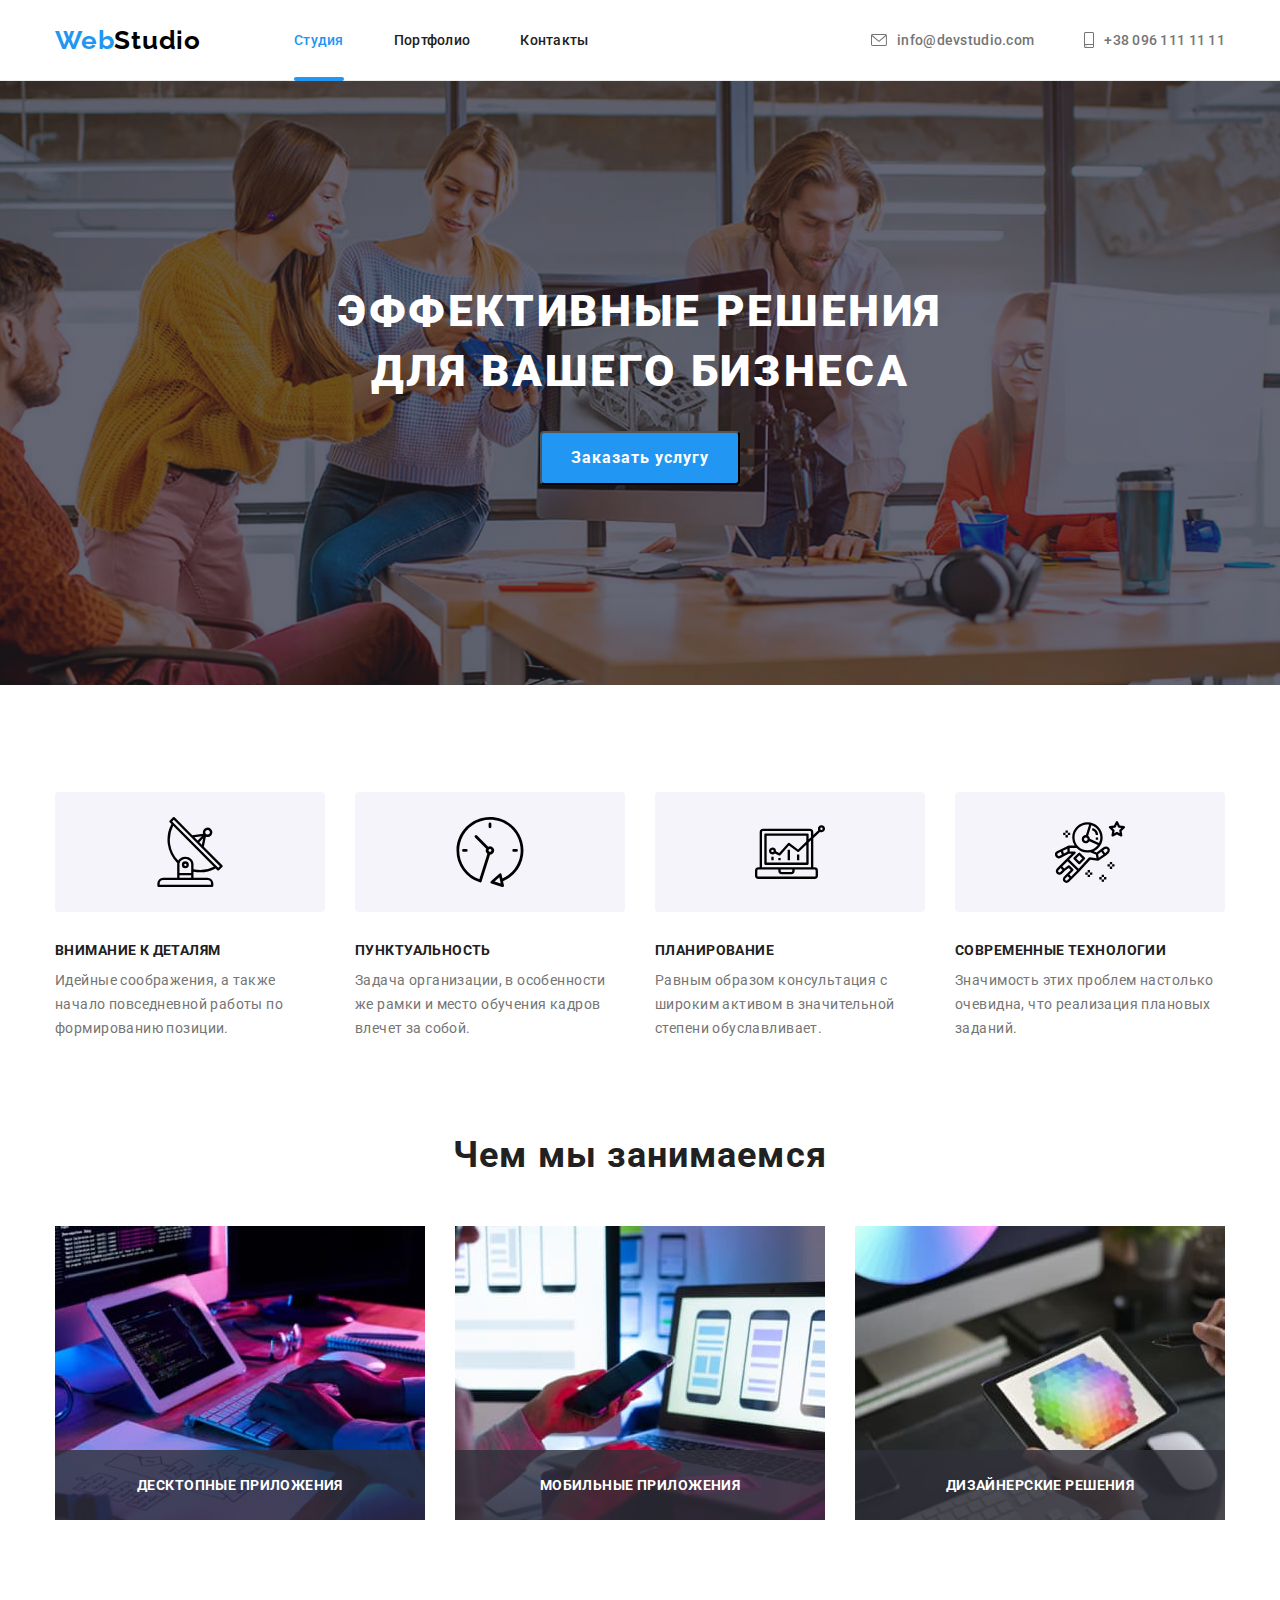
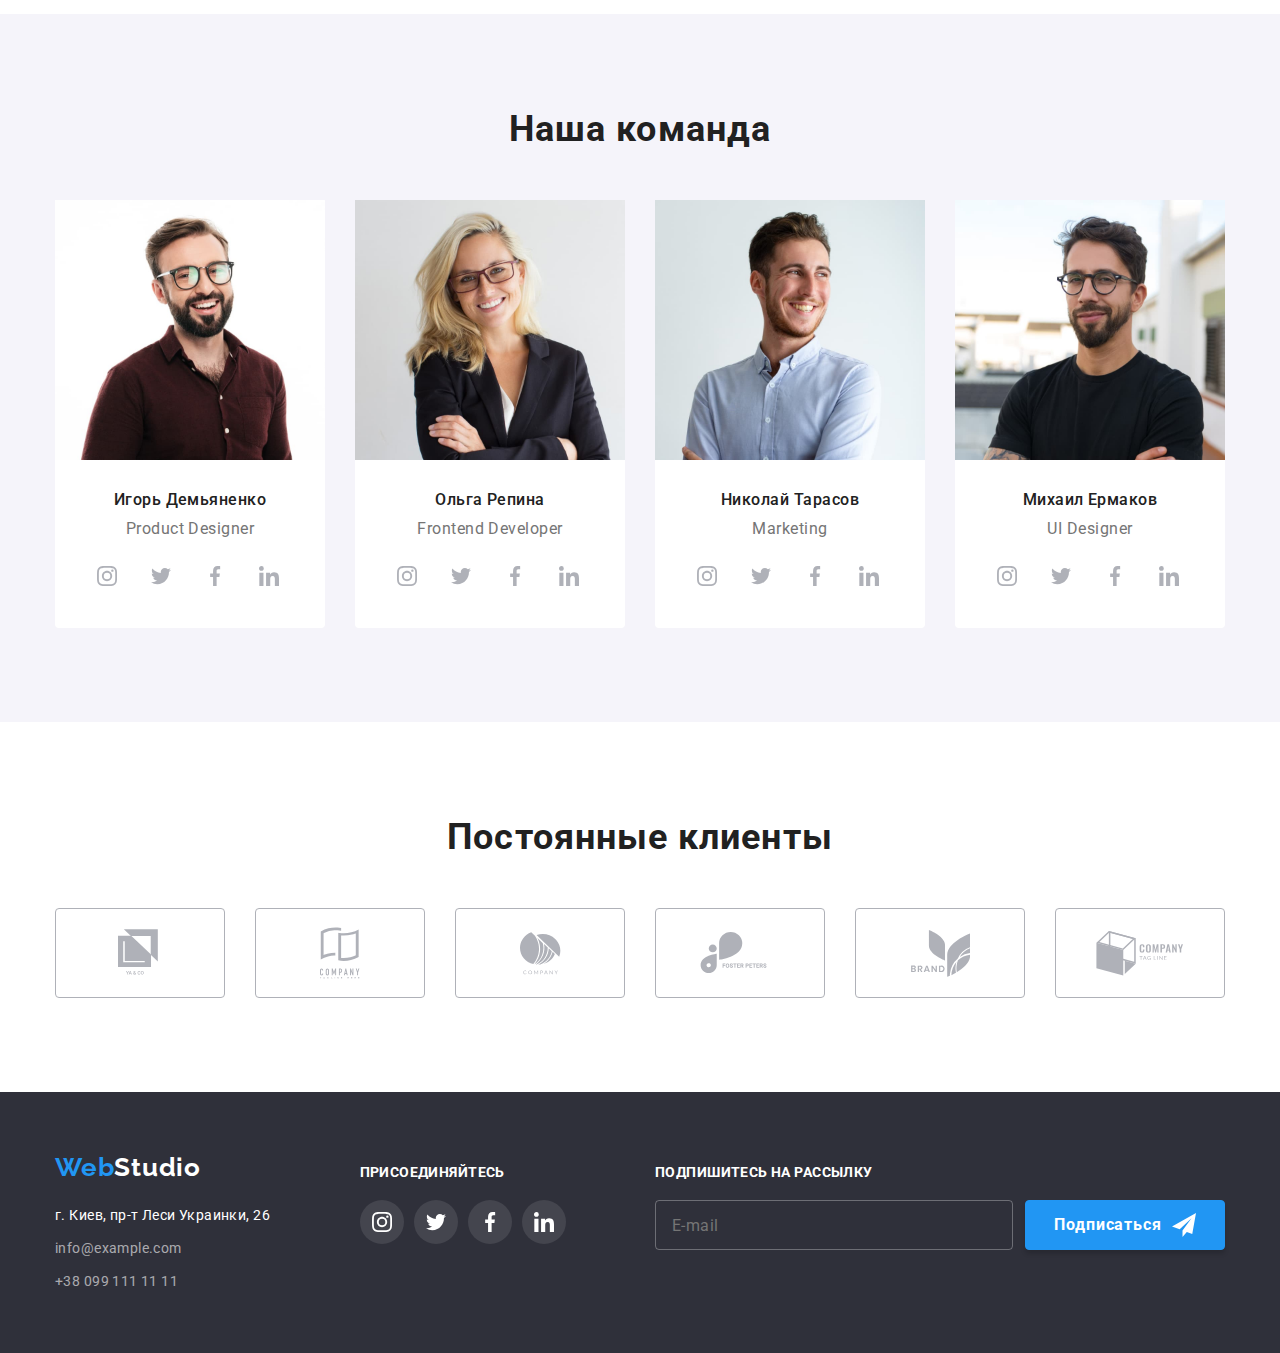
<file: index.html>
<!DOCTYPE html>
<html lang="ru">
  <head>
    <meta charset="UTF-8" />
    <meta name="viewport" content="width=device-width, initial-scale=1.0" />
    <title>Студия</title>
    <link rel="preconnect" href="https://fonts.gstatic.com" />
    <link
      href="https://fonts.googleapis.com/css2?family=Raleway:wght@400;700&family=Roboto:wght@400;500;700;900&display=swap"
      rel="stylesheet"
    />
    <link rel="stylesheet" href="./css/modern-normalize.css" />
    <link rel="stylesheet" href="./css/styles.css" />
  </head>
  <body>
    <!-- навигация в верху страницы-->
    <header class="header-section">
      <div class="container">
        <nav class="nav-logo">
          <a href="./index.html" class="logo-link"
            ><span class="logo-link-part">Web</span>Studio</a
          >
          <ul class="nav-header">
            <li><a href="" class="nav-header-item current">Студия</a></li>
            <li>
              <a href="./portfolio.html" class="nav-header-item">Портфолио</a>
            </li>
            <li><a href="" class="nav-header-item">Контакты</a></li>
          </ul>
          <ul class="header-contacts">
            <li>
              <a href="mailto:info@devstudio.com" class="header-contacts-item">
                <svg class="icon-mail" width="16" height="12">
                  <use
                    href="./images/icons/symbol-defs.svg#icon-envelope"
                  ></use>
                </svg>
                info@devstudio.com</a
              >
            </li>
            <li>
              <a href="tel:+380961111111" class="header-contacts-item">
                <svg class="icon-smartphone" width="10" height="16">
                  <use
                    href="./images/icons/symbol-defs.svg#icon-smartphone"
                  ></use>
                </svg>
                +38 096 111 11 11</a
              >
            </li>
          </ul>
        </nav>
      </div>
    </header>

    <main>
      <!-- заказать услугу -->
      <section class="tagline-section">
        <div class="container">
          <h1 class="tagline-section-title">
            Эффективные решения для вашего бизнеса
          </h1>
          <button type="button" class="tagline-section-order" data-modal-open>
            Заказать услугу
          </button>
        </div>

        <!-- МОДАЛКА -->
        <div class="backdrop is-hidden" data-modal>
          <div class="modal">
            <button type="button" class="button-modal-close" data-modal-close>
              <svg width="11" height="11">
                <use
                  href="./images/icons/symbol-defs.svg#icon-close-modal"
                ></use>
              </svg>
            </button>

            <h2>Оставьте свои данные, мы вам перезвоним</h2>
            <form name="form-order" class="form-order">
              <label class="form-order-label">
                Имя
                <input type="text" name="name" class="form-order-input" />
                <svg width="18" height="18">
                  <use href="./images/icons/symbol-defs.svg#icon-person"></use>
                </svg>
              </label>
              <label class="form-order-label">
                Телефон
                <input
                  type="tel"
                  name="phone_number"
                  class="form-order-input"
                />
                <svg width="18" height="18">
                  <use href="./images/icons/symbol-defs.svg#icon-phone"></use>
                </svg>
              </label>
              <label class="form-order-label">
                Почта
                <input type="email" name="email" class="form-order-input" />
                <svg width="18" height="18">
                  <use href="./images/icons/symbol-defs.svg#icon-email"></use>
                </svg>
              </label>
              <label class="form-order-label">
                Комментарий
                <textarea
                  name="comments"
                  placeholder="Введите текст"
                  class="form-order-input"
                ></textarea>
              </label>
              <label class="form-confirm">
                <input type="checkbox" name="confirm" class="visually-hidden" />
                <span class="other-checkbox"></span>
                <span class="confirm-text">Соглашаюсь с рассылкой и принимаю</span>
                <a href="#">Условия договора</a>
              </label>

              <button type="submit" class="tagline-section-order">
                Отправить
              </button>
            </form>
          </div>
        </div>
      </section>

      <!-- особенности (Наши преимущества) -->
      <section class="container advantages-section">
        <h2 class="visually-hidden">Наши преимущества</h2>
        <ul class="advantages-section-list">
          <li>
            <div class="icon-advantages-wrapper">
              <svg class="icon-advantages" width="70" height="70">
                <use href="./images/icons/symbol-defs.svg#icon-antenna-1"></use>
              </svg>
            </div>
            <h3 class="advantages-section-title">Внимание к деталям</h3>
            <p class="advantages-section-text">
              Идейные соображения, а также начало повседневной работы по
              формированию позиции.
            </p>
          </li>
          <li>
            <div class="icon-advantages-wrapper">
              <svg class="icon-advantages" width="70" height="70">
                <use href="./images/icons/symbol-defs.svg#icon-clock-1"></use>
              </svg>
            </div>
            <h3 class="advantages-section-title">Пунктуальность</h3>
            <p class="advantages-section-text">
              Задача организации, в особенности же рамки и место обучения кадров
              влечет за собой.
            </p>
          </li>
          <li>
            <div class="icon-advantages-wrapper">
              <svg class="icon-advantages" width="70" height="70">
                <use href="./images/icons/symbol-defs.svg#icon-diagram-1"></use>
              </svg>
            </div>
            <h3 class="advantages-section-title">Планирование</h3>
            <p class="advantages-section-text">
              Равным образом консультация с широким активом в значительной
              степени обуславливает.
            </p>
          </li>
          <li>
            <div class="icon-advantages-wrapper">
              <svg class="icon-advantages" width="70" height="70">
                <use
                  href="./images/icons/symbol-defs.svg#icon-astronaut-1"
                ></use>
              </svg>
            </div>
            <h3 class="advantages-section-title">Современные технологии</h3>
            <p class="advantages-section-text">
              Значимость этих проблем настолько очевидна, что реализация
              плановых заданий.
            </p>
          </li>
        </ul>
      </section>

      <!-- чем мы занимаемся -->
      <section class="busy-section container">
        <h2 class="section-title">Чем мы занимаемся</h2>
        <ul class="busy-section-list">
          <li>
            <img src="./images/pc-graph.jpg" alt="Разработка" />
            <p>Десктопные приложения</p>
          </li>
          <li>
            <img src="./images/mob-pc.jpg" alt="Приложения" />
            <p>Мобильные приложения</p>
          </li>
          <li>
            <img src="./images/pocket-color.jpg" alt="Дизайн" />
            <p>Дизайнерские решения</p>
          </li>
        </ul>
      </section>

      <!-- наша команда -->
      <section class="team-section">
        <div class="container">
          <h2 class="section-title">Наша команда</h2>
          <ul>
            <li class="team-section-item">
              <img src="./images/idemyanenko.jpg" alt="Игорь Демьяненко" />
              <div class="team-section-text">
                <h3 class="team-section-name">Игорь Демьяненко</h3>
                <p class="team-section-position">Product Designer</p>
                <ul class="team-social-list">
                  <li class="team-social-item">
                    <a href="#" class="team-social-link">
                      <svg width="44" height="44">
                        <use
                          href="./images/icons/symbol-defs.svg#icon-instagram-2"
                        ></use>
                      </svg>
                    </a>
                  </li>
                  <li class="team-social-item">
                    <a href="#" class="team-social-link">
                      <svg width="44" height="44">
                        <use
                          href="./images/icons/symbol-defs.svg#icon-twitter-1"
                        ></use>
                      </svg>
                    </a>
                  </li>
                  <li class="team-social-item">
                    <a href="#" class="team-social-link">
                      <svg width="44" height="44">
                        <use
                          href="./images/icons/symbol-defs.svg#icon-facebook-1"
                        ></use>
                      </svg>
                    </a>
                  </li>
                  <li class="team-social-item">
                    <a href="#" class="team-social-link">
                      <svg width="44" height="44">
                        <use
                          href="./images/icons/symbol-defs.svg#icon-linkedin-1"
                        ></use>
                      </svg>
                    </a>
                  </li>
                </ul>
              </div>
            </li>
            <li class="team-section-item">
              <img src="./images/orepina.jpg" alt="Ольга Репина" />
              <div class="team-section-text">
                <h3 class="team-section-name">Ольга Репина</h3>
                <p class="team-section-position">Frontend Developer</p>
                <ul class="team-social-list">
                  <li class="team-social-item">
                    <a href="#" class="team-social-link">
                      <svg width="44" height="44">
                        <use
                          href="./images/icons/symbol-defs.svg#icon-instagram-2"
                        ></use>
                      </svg>
                    </a>
                  </li>
                  <li class="team-social-item">
                    <a href="#" class="team-social-link">
                      <svg width="44" height="44">
                        <use
                          href="./images/icons/symbol-defs.svg#icon-twitter-1"
                        ></use>
                      </svg>
                    </a>
                  </li>
                  <li class="team-social-item">
                    <a href="#" class="team-social-link">
                      <svg width="44" height="44">
                        <use
                          href="./images/icons/symbol-defs.svg#icon-facebook-1"
                        ></use>
                      </svg>
                    </a>
                  </li>
                  <li class="team-social-item">
                    <a href="#" class="team-social-link">
                      <svg width="44" height="44">
                        <use
                          href="./images/icons/symbol-defs.svg#icon-linkedin-1"
                        ></use>
                      </svg>
                    </a>
                  </li>
                </ul>
              </div>
            </li>
            <li class="team-section-item">
              <img src="./images/ntarasov.jpg" alt="Николай Тарасов" />
              <div class="team-section-text">
                <h3 class="team-section-name">Николай Тарасов</h3>
                <p class="team-section-position">Marketing</p>
                <ul class="team-social-list">
                  <li class="team-social-item">
                    <a href="#" class="team-social-link">
                      <svg width="44" height="44">
                        <use
                          href="./images/icons/symbol-defs.svg#icon-instagram-2"
                        ></use>
                      </svg>
                    </a>
                  </li>
                  <li class="team-social-item">
                    <a href="#" class="team-social-link">
                      <svg width="44" height="44">
                        <use
                          href="./images/icons/symbol-defs.svg#icon-twitter-1"
                        ></use>
                      </svg>
                    </a>
                  </li>
                  <li class="team-social-item">
                    <a href="#" class="team-social-link">
                      <svg width="44" height="44">
                        <use
                          href="./images/icons/symbol-defs.svg#icon-facebook-1"
                        ></use>
                      </svg>
                    </a>
                  </li>
                  <li class="team-social-item">
                    <a href="#" class="team-social-link">
                      <svg width="44" height="44">
                        <use
                          href="./images/icons/symbol-defs.svg#icon-linkedin-1"
                        ></use>
                      </svg>
                    </a>
                  </li>
                </ul>
              </div>
            </li>
            <li class="team-section-item">
              <img src="./images/mermakov.jpg" alt="Михаил Ермаков" />
              <div class="team-section-text">
                <h3 class="team-section-name">Михаил Ермаков</h3>
                <p class="team-section-position">UI Designer</p>
                <ul class="team-social-list">
                  <li class="team-social-item">
                    <a href="#" class="team-social-link">
                      <svg width="44" height="44">
                        <use
                          href="./images/icons/symbol-defs.svg#icon-instagram-2"
                        ></use>
                      </svg>
                    </a>
                  </li>
                  <li class="team-social-item">
                    <a href="#" class="team-social-link">
                      <svg width="44" height="44">
                        <use
                          href="./images/icons/symbol-defs.svg#icon-twitter-1"
                        ></use>
                      </svg>
                    </a>
                  </li>
                  <li class="team-social-item">
                    <a href="#" class="team-social-link">
                      <svg width="44" height="44">
                        <use
                          href="./images/icons/symbol-defs.svg#icon-facebook-1"
                        ></use>
                      </svg>
                    </a>
                  </li>
                  <li class="team-social-item">
                    <a href="#" class="team-social-link">
                      <svg width="44" height="44">
                        <use
                          href="./images/icons/symbol-defs.svg#icon-linkedin-1"
                        ></use>
                      </svg>
                    </a>
                  </li>
                </ul>
              </div>
            </li>
          </ul>
        </div>
      </section>

      <!-- СЕКЦИЯ ПОСТОЯННЫЕ КЛИЕНТЫ -->
      <section class="regular-customers">
        <div class="container">
          <h2 class="section-title">Постоянные клиенты</h2>
          <ul class="regular-list">
            <li>
              <a href="#" class="regular-link">
                <svg width="44" height="49">
                  <use href="./images/icons/symbol-defs.svg#icon-logo-1"></use>
                </svg>
              </a>
            </li>
            <li>
              <div class="icon-regular-wrapper">
                <a href="#" class="regular-link">
                  <svg width="40" height="52">
                    <use
                      href="./images/icons/symbol-defs.svg#icon-logo-2"
                    ></use>
                  </svg>
                </a>
              </div>
            </li>
            <li>
              <div class="icon-regular-wrapper">
                <a href="#" class="regular-link">
                  <svg width="41" height="43">
                    <use
                      href="./images/icons/symbol-defs.svg#icon-logo-3"
                    ></use>
                  </svg>
                </a>
              </div>
            </li>
            <li>
              <div class="icon-regular-wrapper">
                <a href="#" class="regular-link">
                  <svg width="80" height="42">
                    <use
                      href="./images/icons/symbol-defs.svg#icon-logo-4"
                    ></use>
                  </svg>
                </a>
              </div>
            </li>
            <li>
              <div class="icon-regular-wrapper">
                <a href="#" class="regular-link">
                  <svg width="59" height="47">
                    <use
                      href="./images/icons/symbol-defs.svg#icon-logo-5"
                    ></use>
                  </svg>
                </a>
              </div>
            </li>
            <li>
              <div class="icon-regular-wrapper">
                <a href="#" class="regular-link">
                  <svg width="88" height="45">
                    <use
                      href="./images/icons/symbol-defs.svg#icon-logo-6"
                    ></use>
                  </svg>
                </a>
              </div>
            </li>
          </ul>
        </div>
      </section>
    </main>

    <!-- footer -->
    <footer class="footer">
      <div class="container">
        <div class="footer-contacts-wrapper">
          <a href="./index.html" class="logo-link-footer"
            ><span class="logo-link-part">Web</span>Studio</a
          >
          <address>
            <p class="footer-location-text">г. Киев, пр-т Леси Украинки, 26</p>
            <a href="mailto:info@example.com" class="footer-contacts"
              >info@example.com
            </a>
            <a href="tel:+380991111111" class="footer-contacts"
              >+38 099 111 11 11
            </a>
          </address>
        </div>
        <div class="footer-join">
          <h3>Присоединяйтесь</h3>
          <ul class="footer-social-list">
            <li class="footer-social-item">
              <a href="#" class="footer-social-link">
                <svg width="44" height="44">
                  <use
                    href="./images/icons/symbol-defs.svg#icon-instagram-2"
                  ></use>
                </svg>
              </a>
            </li>
            <li class="footer-social-item">
              <a href="#" class="footer-social-link">
                <svg width="44" height="44">
                  <use
                    href="./images/icons/symbol-defs.svg#icon-twitter-1"
                  ></use>
                </svg>
              </a>
            </li>
            <li class="footer-social-item">
              <a href="#" class="footer-social-link">
                <svg width="44" height="44">
                  <use
                    href="./images/icons/symbol-defs.svg#icon-facebook-1"
                  ></use>
                </svg>
              </a>
            </li>
            <li class="footer-social-item">
              <a href="#" class="footer-social-link">
                <svg width="44" height="44">
                  <use
                    href="./images/icons/symbol-defs.svg#icon-linkedin-1"
                  ></use>
                </svg>
              </a>
            </li>
          </ul>
        </div>

        <div class="footer-join footer-subscription-wrapper">
          <h3>Подпишитесь на рассылку</h3>
          <form name="subscription" class="form-subscription">
            <label>
              <input
                type="email"
                name="email"
                placeholder="E-mail"
                class="form-input-email"
              />
            </label>
            <button type="submit" class="form-subscription-btn">
              <span>Подписаться</span>
              <svg width="24" height="24">
                <use href="./images/icons/symbol-defs.svg#icon-subscr"></use>
              </svg>
            </button>
          </form>
        </div>
      </div>
    </footer>

    <script src="./js/modal.js"></script>
  </body>
</html>
</file>
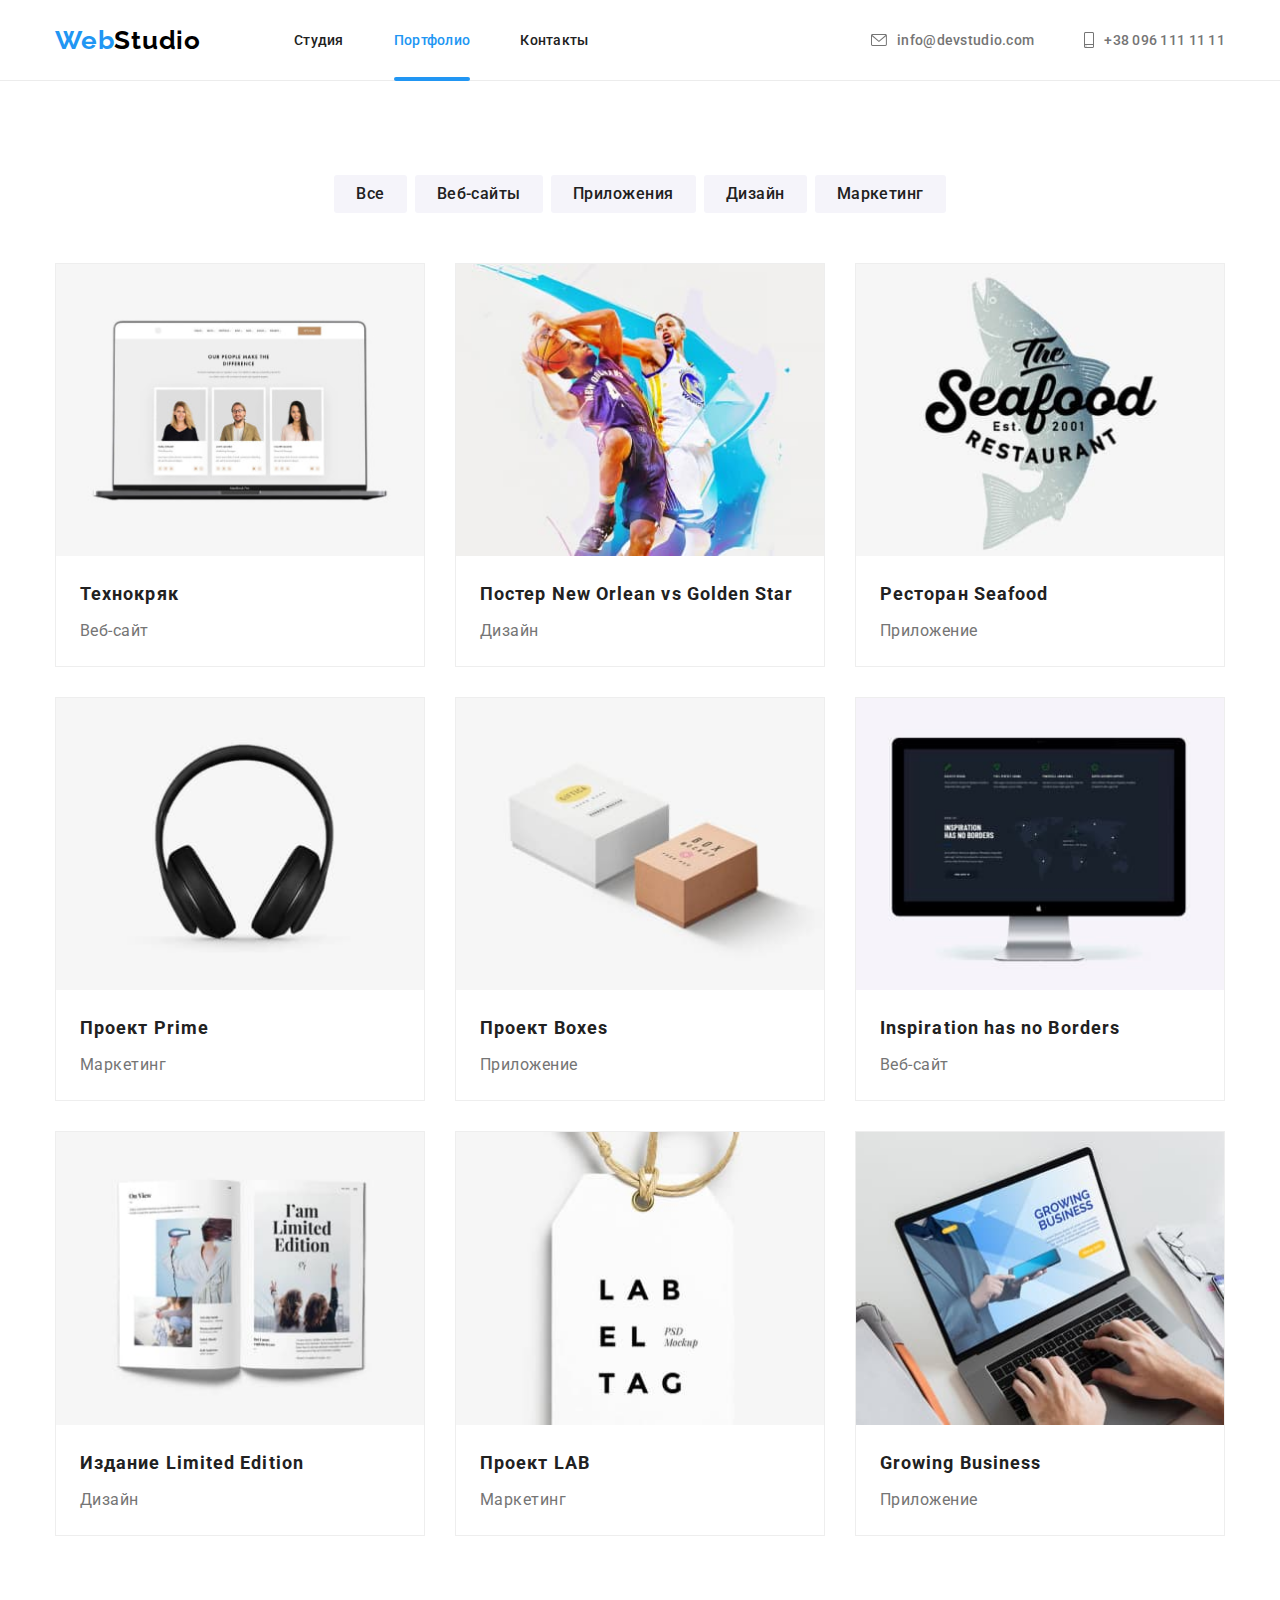
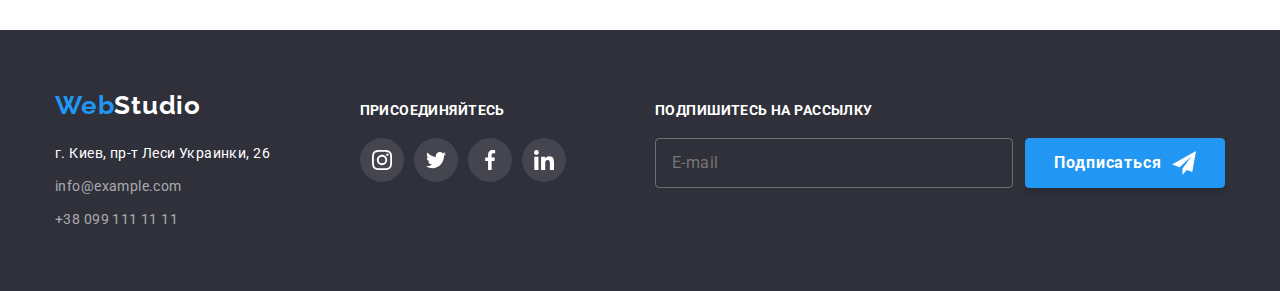
<file: portfolio.html>
<!DOCTYPE html>
<html lang="en">
  <head>
    <meta charset="UTF-8" />
    <meta http-equiv="X-UA-Compatible" content="IE=edge" />
    <meta name="viewport" content="width=device-width, initial-scale=1.0" />
    <title>Портфолио</title>
    <link rel="preconnect" href="https://fonts.gstatic.com" />
    <link
      href="https://fonts.googleapis.com/css2?family=Raleway:wght@400;700&family=Roboto:wght@400;500;700;900&display=swap"
      rel="stylesheet"
    />
    <link rel="stylesheet" href="./css/modern-normalize.css" />
    <link rel="stylesheet" href="./css/styles.css" />
  </head>
  <body>
    <!-- навигация в верху страницы, такая же шапка, как на главной (студия) -->
    <header class="header-section">
      <div class="container">
        <nav class="nav-logo">
          <a href="./index.html" class="logo-link"
            ><span class="logo-link-part">Web</span>Studio</a
          >
          <ul class="nav-header">
            <li><a href="./index.html" class="nav-header-item">Студия</a></li>
            <li>
              <a href="" class="nav-header-item current">Портфолио</a>
            </li>
            <li><a href="" class="nav-header-item">Контакты</a></li>
          </ul>
          <ul class="header-contacts">
            <li>
              <a href="mailto:info@devstudio.com" class="header-contacts-item">
                <svg class="icon-mail" width="16" height="12">
                  <use
                    href="./images/icons/symbol-defs.svg#icon-envelope"
                  ></use>
                </svg>
                info@devstudio.com</a
              >
            </li>
            <li>
              <a href="tel:+380961111111" class="header-contacts-item">
                <svg class="icon-smartphone" width="10" height="16">
                  <use
                    href="./images/icons/symbol-defs.svg#icon-smartphone"
                  ></use>
                </svg>
                +38 096 111 11 11</a
              >
            </li>
          </ul>
        </nav>
      </div>
    </header>

    <main>
      <h1 class="visually-hidden">Примеры работ</h1>
      <!-- кнопки фильтр примеров работ -->
      <section class="portfolio container">
        <ul class="portfolio-button-list">
          <li><button type="button" class="works-button">Все</button></li>
          <li>
            <button type="button" class="works-button">Веб-сайты</button>
          </li>
          <li>
            <button type="button" class="works-button">Приложения</button>
          </li>
          <li><button type="button" class="works-button">Дизайн</button></li>
          <li>
            <button type="button" class="works-button">Маркетинг</button>
          </li>
        </ul>
        <!-- карточки примеров работ -->
        <ul class="card-set">
          <li class="card-set-item">
            <a href="#">
              <div class="thumb">
                <img src="./images/technocryak.jpg" alt="Технокряк" />
                <p class="card-set-text-overlay">
                  Технокряк это современная площадка распространения
                  коронавируса. Компании используют эту платформу для цифрового
                  шпионажа и атак на защищённые сервера конкурентов.
                </p>
              </div>
              <div class="card-set-text">
                <h2 class="works-cart-title">Технокряк</h2>
                <p class="works-cart-text">Веб-сайт</p>
              </div>
            </a>
          </li>
          <li class="card-set-item">
            <a href="#">
              <div class="thumb">
                <img
                  src="./images/neworleangoldenstar.jpg"
                  alt="Постер New Orlean vs Golden Star"
                />
                <p class="card-set-text-overlay">
                  Технокряк это современная площадка распространения
                  коронавируса. Компании используют эту платформу для цифрового
                  шпионажа и атак на защищённые сервера конкурентов.
                </p>
              </div>
              <div class="card-set-text">
                <h2 class="works-cart-title">
                  Постер New Orlean vs Golden Star
                </h2>
                <p class="works-cart-text">Дизайн</p>
              </div>
            </a>
          </li>
          <li class="card-set-item">
            <a href="">
              <div class="thumb">
                <img src="./images/seafood.jpg" alt="Ресторан Seafood" />
                <p class="card-set-text-overlay">
                  Технокряк это современная площадка распространения
                  коронавируса. Компании используют эту платформу для цифрового
                  шпионажа и атак на защищённые сервера конкурентов.
                </p>
              </div>
              <div class="card-set-text">
                <h2 class="works-cart-title">Ресторан Seafood</h2>
                <p class="works-cart-text">Приложение</p>
              </div>
            </a>
          </li>
          <li class="card-set-item">
            <a href="#">
              <div class="thumb">
                <img src="./images/prime.jpg" alt="Проект Prime" />
                <p class="card-set-text-overlay">
                  Технокряк это современная площадка распространения
                  коронавируса. Компании используют эту платформу для цифрового
                  шпионажа и атак на защищённые сервера конкурентов.
                </p>
              </div>
              <div class="card-set-text">
                <h2 class="works-cart-title">Проект Prime</h2>
                <p class="works-cart-text">Маркетинг</p>
              </div>
            </a>
          </li>
          <li class="card-set-item">
            <a href="#">
              <div class="thumb">
                <img src="./images/boxes.jpg" alt="Проект Boxes" />
                <p class="card-set-text-overlay">
                  Технокряк это современная площадка распространения
                  коронавируса. Компании используют эту платформу для цифрового
                  шпионажа и атак на защищённые сервера конкурентов.
                </p>
              </div>
              <div class="card-set-text">
                <h2 class="works-cart-title">Проект Boxes</h2>
                <p class="works-cart-text">Приложение</p>
              </div>
            </a>
          </li>
          <li class="card-set-item">
            <a href="#">
              <div class="thumb">
                <img
                  src="./images/inspirationhasnoborders.jpg"
                  alt="Inspiration has no Borders"
                />
                <p class="card-set-text-overlay">
                  Технокряк это современная площадка распространения
                  коронавируса. Компании используют эту платформу для цифрового
                  шпионажа и атак на защищённые сервера конкурентов.
                </p>
              </div>
              <div class="card-set-text">
                <h2 class="works-cart-title">Inspiration has no Borders</h2>
                <p class="works-cart-text">Веб-сайт</p>
              </div>
            </a>
          </li>
          <li class="card-set-item">
            <a href="#">
              <div class="thumb">
                <img
                  src="./images/limitededition.jpg"
                  alt="Издание Limited Edition"
                />
                <p class="card-set-text-overlay">
                  Технокряк это современная площадка распространения
                  коронавируса. Компании используют эту платформу для цифрового
                  шпионажа и атак на защищённые сервера конкурентов.
                </p>
              </div>
              <div class="card-set-text">
                <h2 class="works-cart-title">Издание Limited Edition</h2>
                <p class="works-cart-text">Дизайн</p>
              </div>
            </a>
          </li>
          <li class="card-set-item">
            <a href="#">
              <div class="thumb">
                <img src="./images/lab.jpg" alt="Проект LAB" />
                <p class="card-set-text-overlay">
                  Технокряк это современная площадка распространения
                  коронавируса. Компании используют эту платформу для цифрового
                  шпионажа и атак на защищённые сервера конкурентов.
                </p>
              </div>
              <div class="card-set-text">
                <h2 class="works-cart-title">Проект LAB</h2>
                <p class="works-cart-text">Маркетинг</p>
              </div>
            </a>
          </li>
          <li class="card-set-item">
            <a href="#">
              <div class="thumb">
                <img
                  src="./images/growingbusiness.jpg"
                  alt="Growing Business"
                />
                <p class="card-set-text-overlay">
                  Технокряк это современная площадка распространения
                  коронавируса. Компании используют эту платформу для цифрового
                  шпионажа и атак на защищённые сервера конкурентов.
                </p>
              </div>
              <div class="card-set-text">
                <h2 class="works-cart-title">Growing Business</h2>
                <p class="works-cart-text">Приложение</p>
              </div>
            </a>
          </li>
        </ul>
      </section>
    </main>

    <!-- footer -->
    <footer class="footer">
      <div class="container">
        <div class="footer-contacts-wrapper">
          <a href="./index.html" class="logo-link-footer"
            ><span class="logo-link-part">Web</span>Studio</a
          >
          <address>
            <p class="footer-location-text">г. Киев, пр-т Леси Украинки, 26</p>
            <a href="mailto:info@example.com" class="footer-contacts"
              >info@example.com
            </a>
            <a href="tel:+380991111111" class="footer-contacts"
              >+38 099 111 11 11
            </a>
          </address>
        </div>
        <div class="footer-join">
          <h3>Присоединяйтесь</h3>
          <ul class="footer-social-list">
            <li class="footer-social-item">
              <a href="#" class="footer-social-link">
                <svg width="44" height="44">
                  <use
                    href="./images/icons/symbol-defs.svg#icon-instagram-2"
                  ></use>
                </svg>
              </a>
            </li>
            <li class="footer-social-item">
              <a href="#" class="footer-social-link">
                <svg width="44" height="44">
                  <use
                    href="./images/icons/symbol-defs.svg#icon-twitter-1"
                  ></use>
                </svg>
              </a>
            </li>
            <li class="footer-social-item">
              <a href="#" class="footer-social-link">
                <svg width="44" height="44">
                  <use
                    href="./images/icons/symbol-defs.svg#icon-facebook-1"
                  ></use>
                </svg>
              </a>
            </li>
            <li class="footer-social-item">
              <a href="#" class="footer-social-link">
                <svg width="44" height="44">
                  <use
                    href="./images/icons/symbol-defs.svg#icon-linkedin-1"
                  ></use>
                </svg>
              </a>
            </li>
          </ul>
        </div>

        <div class="footer-join footer-subscription-wrapper">
          <h3>Подпишитесь на рассылку</h3>
          <form name="subscription" class="form-subscription">
            <input
              type="email"
              name="email"
              placeholder="E-mail"
              class="form-input-email"
            />
            <button type="submit" class="form-subscription-btn">
              <span>Подписаться</span>
              <svg width="24" height="24">
                <use href="./images/icons/symbol-defs.svg#icon-subscr"></use>
              </svg>
            </button>
          </form>
        </div>
      </div>
    </footer>
  </body>
</html>
</file>
<file: css/styles.css>
:root {
  --brand-color: rgba(33, 150, 243, 1);
  --text-blue-color: rgba(33, 150, 243, 1);
  --text-white-color: rgba(255, 255, 255, 1);
  --text-logo-color: rgba(0, 0, 0, 1);
  --text-bold-color: rgba(33, 33, 33, 1);
  --text-main-color: rgba(117, 117, 117, 1);
  --link-hover-color: rgba(33, 150, 243, 1);
  --link-footer-color: rgba(255, 255, 255, 0.6);
  --background-dark: rgba(47, 48, 58, 1);
  --background-light: rgba(245, 244, 250, 1);
  --background-white: rgba(255, 255, 255, 1);

  --card-set-gap: 30px;

  --func-cubic: cubic-bezier(0.4, 0, 0.2, 1);
}

body {
  font-family: 'Roboto', sans-serif;
  /* font-family: 'Raleway', sans-serif; */
}

h1,
h2,
h3,
h4,
h5,
h6,
p {
  margin: 0;
}

img {
  display: block;
  max-width: 100%;
  height: auto;
}

/* ---COMMON--- */

.section-title {
  font-weight: bold;
  font-size: 36px;
  line-height: 42px;
  text-align: center;
  letter-spacing: 0.03em;
  color: var(--text-bold-color);
}

.nav-header-item.current {
  color: var(--link-hover-color);
}

.visually-hidden {
  position: absolute;
  width: 1px;
  height: 1px;
  margin: -1px;
  border: 0;
  padding: 0;
  white-space: nowrap;
  clip-path: inset(100%);
  clip: rect(0 0 0 0);
  overflow: hidden;
}

/* MODALS */

.backdrop {
  z-index: 1000;
  position: fixed;
  top: 0;
  left: 0;
  width: 100%;
  height: 100%;
  background-color: rgba(0, 0, 0, 0.2);

  opacity: 1;

  transition: opacity 250ms var(--func-cubic);
}

.backdrop.is-hidden {
  opacity: 0;
  visibility: hidden;
  pointer-events: none;
}

.backdrop.is-hidden .modal {
  transform: translate(-50%, -50%) scale(1.1);
  opacity: 0;
}

.modal {
  position: absolute;
  top: 50%;
  left: 50%;

  min-width: 528px;
  min-height: 581px;

  padding: 40px;

  background-color: var(--background-white);

  transform: translate(-50%, -50%) scale(1);
  opacity: 1;
  transition: transform 250ms var(--func-cubic), opacity 250ms var(--func-cubic);
}

.button-modal-close {
  position: absolute;
  top: 8px;
  right: 8px;

  display: flex;
  justify-content: center;
  align-items: center;

  width: 30px;
  height: 30px;
  border-radius: 50%;
  border: 1px solid rgba(0, 0, 0, 0.1);
  background-color: var(--background-white);

  cursor: pointer;
}

.button-modal-close svg {
  fill: currentColor;

  transition: color 250ms var(--func-cubic);
}

.button-modal-close svg:hover {
  color: var(--link-hover-color);
}

.modal h2 {
  margin-bottom: 2px;

  font-weight: bold;
  font-size: 20px;
  line-height: 23px;
  text-align: center;
  letter-spacing: 0.03em;

  color: var(--text-bold-color);
}

.form-order {
  /* display: flex;
  flex-direction: column;
  justify-content: left; */
  display: block;

  color: var(--text-main-color);
}

.form-order-label {
  position: relative;
  display: flex;
  flex-direction: column;
  text-align: left;

  margin-top: 10px;

  font-size: 12px;
  line-height: 14px;
  /* identical to box height */

  letter-spacing: 0.01em;
}

.form-order-label svg {
  position: absolute;
  top: 28px;
  left: 12px;
}

.form-order-input {
  margin-top: 4px;
  padding-left: 42px;

  width: 448px;
  height: 40px;

  border: 1px solid rgba(33, 33, 33, 0.2);
  border-radius: 4px;
  outline: none;

  transition: border 250ms var(--func-cubic), fill 250ms var(--func-cubic);
}

.form-order-input:focus,
.form-order-input:hover {
  border: 1px solid var(--brand-color);
  border-radius: 4px;
  outline: none;
  cursor: pointer;
}

.form-order-input + svg:focus,
.form-order-input + svg:hover,
.form-order-input:focus + svg,
.form-order-input:hover + svg {
  fill: var(--brand-color);
  cursor: pointer;
}

.form-order textarea {
  padding: 12px 16px;

  height: 120px;
  resize: none;
}

.form-order textarea::placeholder {
  color: rgba(117, 117, 117, 0.5);
}

.form-order button:hover {
  cursor: pointer;
}

.form-confirm {
  display: flex;
  justify-content: center;
  align-items: center;

  margin-top: 20px;

  font-size: 14px;
  line-height: 24px;
  /* identical to box height, or 171% */
  letter-spacing: 0.03em;
}

.form-confirm a {
  text-decoration: underline;
  color: var(--link-hover-color);
}

.other-checkbox {
  display: inline-block;
  width: 16px;
  height: 15px;
  margin-right: 7px;

  background-image: url('../images/icons/uncheck.svg');

  transition: background-image 250ms var(--func-cubic);
}

.visually-hidden:checked + .other-checkbox {
  border-color: transparent;

  background-image: url('../images/icons/check.svg');
  /* background-size: contain; */
  /* background-origin: border-box; */
}

.confirm-text {
  margin-right: 4px;
}

/* CONTAINER */
.container {
  width: 1200px;
  padding-left: 15px;
  padding-right: 15px;

  margin-left: auto;
  margin-right: auto;

  /* outline: 1px solid tomato; */
}

/* ---INDEX.HTML--- */

/* HEADER */

.header-section {
  border-bottom: 1px solid #ececec;
}

.nav-logo,
.nav-header,
.header-contacts {
  display: flex;
}

.nav-logo {
  justify-content: space-between;
  align-items: center;

  /* padding-top: 24px;
  padding-bottom: 24px; */
}

.nav-logo .logo-link {
  font-family: 'Raleway', sans-serif;
  font-weight: bold;
  font-size: 26px;
  line-height: 31px;
  letter-spacing: 0.03em;
  color: var(--text-logo-color);
}

.logo-link {
  margin-right: 93px;
  padding-top: 24px;
  padding-bottom: 24px;
}

.logo-link-part {
  color: var(--brand-color);
}

.nav-header {
  font-weight: 500;
  font-size: 14px;
  line-height: 16px;
  letter-spacing: 0.02em;
}

.nav-header li {
  position: relative;
}

.nav-header li:not(:first-child) {
  margin-left: 50px;
}

.nav-header-item {
  display: inline-block;
  padding-top: 32px;
  padding-bottom: 32px;

  color: var(--text-bold-color);

  transition: color 250ms var(--func-cubic);
}

.nav-header-item:hover,
.nav-header-item:focus {
  color: var(--link-hover-color);
}

.nav-header-item.current::after {
  content: '';

  position: absolute;
  left: 0;
  bottom: -1px;

  display: block;
  width: 100%;
  height: 4px;
  background-color: var(--brand-color);
  border-radius: 2px;
}

.header-contacts {
  font-weight: 500;
  font-size: 14px;
  line-height: 16px;
  letter-spacing: 0.02em;
}

.header-contacts {
  /* margin-left: 331px; */
  margin-left: auto;
}

.header-contacts li:last-child {
  margin-left: 50px;
}

.header-contacts-item {
  display: flex;
  align-items: center;

  color: var(--text-main-color);

  transition: color 250ms var(--func-cubic);
}

.header-contacts-item:hover,
.header-contacts-item:focus {
  color: var(--link-hover-color);
}

.icon-mail {
  margin-right: 10px;
  fill: currentColor;
}

.icon-smartphone {
  margin-right: 10px;
  /* fill: var(--text-main-color); */
  fill: currentColor;
}

/* СЕКЦИЯ ЗАКАЗАТЬ УСЛУГУ */

.tagline-section {
  max-width: 1600px;
  /* height: 600px; */
  margin-left: auto;
  margin-right: auto;
  padding-top: 200px;
  padding-bottom: 200px;

  background-color: var(--background-dark);
  background-image: linear-gradient(
      to right,
      rgba(47, 48, 58, 0.4),
      rgba(47, 48, 58, 0.4)
    ),
    url(../images/back-header.jpg);
  background-size: cover;
  background-repeat: no-repeat;
  background-position: center;
  text-align: center;
}

.tagline-section-title {
  /* padding-top: 200px; */
  width: 696px;
  margin-left: auto;
  margin-right: auto;

  font-weight: 900;
  font-size: 44px;
  line-height: 60px;
  /* or 136% */

  letter-spacing: 0.06em;
  text-transform: uppercase;
  color: var(--text-white-color);
}

.tagline-section-order {
  display: inline-block;
  margin-top: 30px;
  padding: 10px 28px;

  width: 200px;

  font-weight: bold;
  font-size: 16px;
  line-height: 30px;
  /* identical to box height, or 187% */

  /* text-align: center; */
  letter-spacing: 0.06em;
  color: var(--text-white-color);
  background: var(--brand-color);
  border-radius: 4px;
}

.advantages-section {
  padding-top: 107px;
}

.container.advantages-section ul {
  display: flex;
  justify-content: space-between;
}

/* .advantages-section-list .icon-advantages{
  display: flex;.
  justify-content: center;
  align-items: center;
} */

.icon-advantages-wrapper {
  height: 120px;
  padding: 25px 100px;
  margin-bottom: 30px;

  background-color: var(--background-light);
  border-radius: 4px;
}

.icon-advantages {
  display: block;
  margin-left: auto;
  margin-right: auto;
}

.advantages-section-list li:not(:last-child) {
  margin-right: 30px;
}

.advantages-section-title {
  margin-bottom: 10px;

  font-weight: bold;
  font-size: 14px;
  line-height: 16px;
  letter-spacing: 0.03em;
  text-transform: uppercase;
  color: var(--text-bold-color);
}

.advantages-section-text {
  /* margin-top: 10px; */

  font-size: 14px;
  line-height: 24px;
  /* or 171% */
  letter-spacing: 0.03em;
  color: var(--text-main-color);
}

.busy-section .section-title {
  margin-bottom: 50px;
}

.busy-section {
  padding-top: 94px;
  padding-bottom: 94px;
}

.busy-section-list {
  z-index: 2;
  display: flex;
  justify-content: space-between;
}

.busy-section-list li {
  position: relative;
}

.busy-section-list p {
  z-index: 2;
  position: absolute;

  bottom: 0;
  padding-top: 27px;
  padding-bottom: 27px;

  width: 100%;
  text-align: center;

  font-weight: bold;
  font-size: 14px;
  line-height: 16px;
  letter-spacing: 0.03em;
  text-transform: uppercase;
  color: var(--text-white-color);
  background-color: rgba(47, 48, 58, 0.8);
}

.busy-section-list li:not(:last-child) {
  margin-right: 30px;
}

.team-section {
  background-color: var(--background-light);
}

.team-section > .container {
  padding-top: 94px;
  padding-bottom: 94px;
}

.team-section .section-title {
  margin-bottom: 50px;
}

.team-section ul {
  display: flex;
}

.team-section-item {
  border-bottom-left-radius: 4px;
  border-bottom-right-radius: 4px;

  background-color: var(--background-white);
}

.team-section-item:not(:last-child) {
  margin-right: 30px;
}

.team-section-text {
  padding: 30px;
  /* text-align: center; */
}

.team-section-name {
  font-weight: 500;
  font-size: 16px;
  line-height: 19px;
  /* identical to box height */
  text-align: center;
  letter-spacing: 0.03em;
  color: var(--text-bold-color);
}

.team-section-position {
  margin-top: 10px;
  margin-bottom: 16px;

  font-weight: normal;
  font-size: 16px;
  line-height: 19px;
  /* identical to box height */
  text-align: center;
  letter-spacing: 0.03em;
  color: var(--text-main-color);
}

/* .team-social-list {
  margin: 16px 32px 30px 32px;
} */

.team-social-list li:not(:last-child) {
  margin-right: 10px;
}

.team-social-item {
  display: flex;
  justify-content: center;
  align-items: center;
}

.team-social-link {
  display: flex;
  justify-content: center;
  align-items: center;

  width: 44px;
  height: 44px;

  border-radius: 50%;
  color: rgba(175, 177, 184, 1);

  transition: background-color 250ms var(--func-cubic),
    color 250ms var(--func-cubic);

  /* outline: 1px solid red; */
}

.team-social-link svg {
  width: 20px;
  height: 20px;
  fill: currentColor;
}

.team-social-link:hover,
.team-social-link:focus {
  background-color: var(--link-hover-color);
  color: var(--text-white-color);
}

/* СЕКЦИЯ ПОСТОЯННЫЕ КЛИЕНТЫ */
.regular-customers .container {
  padding-top: 94px;
  padding-bottom: 94px;

  color: rgba(175, 177, 184, 1);
}

.regular-customers ul {
  display: flex;
}

.regular-customers h2 {
  margin-bottom: 50px;
}

.regular-list li:not(:last-child) {
  margin-right: 30px;
}

.regular-link {
  display: flex;
  justify-content: center;
  align-items: center;

  width: 170px;
  height: 90px;

  color: rgba(175, 177, 184, 1);
  border: 1px solid rgba(175, 177, 184, 1);
  border-radius: 4px;

  transition: color 250ms var(--func-cubic), border 250ms var(--func-cubic);
}

.regular-link svg {
  fill: currentColor;
}

.regular-link:hover,
.regular-link:focus {
  color: var(--link-hover-color);
  border: 1px solid var(--link-hover-color);
}

/* FOOTER */
.footer {
  background-color: var(--background-dark);
}

.footer .container {
  justify-content: space-between;
  padding-top: 60px;
  padding-bottom: 60px;

  display: flex;
}

.footer ul {
  display: flex;
}

.logo-link-footer {
  display: inline-block;
  margin-bottom: 20px;

  font-family: 'Raleway', sans-serif;
  font-weight: bold;
  font-size: 26px;
  line-height: 31px;
  letter-spacing: 0.03em;
  color: var(--text-white-color);
}

.footer-location-text {
  font-weight: normal;
  font-size: 14px;
  line-height: 24px;
  /* or 171% */
  letter-spacing: 0.03em;
  color: var(--text-white-color);
}

.footer-contacts {
  display: block;
  margin-top: 9px;

  font-weight: normal;
  font-size: 14px;
  line-height: 24px;
  /* or 171% */
  letter-spacing: 0.03em;
  color: var(--link-footer-color);

  transition: color 250ms var(--func-cubic);
}

.footer-contacts:hover,
.footer-contacts:focus {
  color: var(--link-hover-color);
}

.footer-join {
  margin-top: 12px;
}

.footer-join h3 {
  margin-bottom: 20px;

  font-weight: bold;
  font-size: 14px;
  line-height: 16px;
  letter-spacing: 0.03em;
  text-transform: uppercase;

  color: var(--text-white-color);
}

.footer-social-list li:not(:last-child) {
  margin-right: 10px;
}

.footer-social-item {
  display: flex;
  justify-content: center;
  align-items: center;
}

.footer-social-link {
  display: flex;
  justify-content: center;
  align-items: center;

  width: 44px;
  height: 44px;

  border-radius: 50%;
  background-color: rgba(255, 255, 255, 0.1);
  color: var(--text-white-color);

  transition: background-color 250ms var(--func-cubic),
    color 250ms var(--func-cubic);

  /* outline: 1px solid red; */
}

.footer-social-link svg {
  width: 20px;
  height: 20px;
  fill: currentColor;
}

.footer-social-link:hover,
.footer-social-link:focus {
  background-color: var(--link-hover-color);
  color: var(--text-white-color);
}

.footer-subscription-wrapper {
  /* margin-left: 93px; */
  /* justify-content: flex-end; */
}

.form-subscription {
  display: flex;
}

.form-subscription input {
}

.form-input-email {
  width: 358px;
  height: 50px;
  padding-left: 16px;

  border: 1px solid rgba(255, 255, 255, 0.3);
  border-radius: 4px;
  box-sizing: border-box;
  /* filter: drop-shadow(0px 4px 4px rgba(0, 0, 0, 0.15)); */

  font-size: 16px;
  line-height: 20px;
  /* identical to box height, or 125% */

  display: flex;
  align-items: center;
  letter-spacing: 0.03em;

  color: var(--link-footer-color);
  background-color: transparent;
}

.form-input-email:not(::placeholder) {
  background-color: transparent;
}

.form-subscription-btn {
  display: flex;
  justify-content: center;
  align-items: center;
  width: 200px;
  height: 50px;
  margin-left: 12px;
  /* padding-left: 29px; */

  font-weight: bold;
  font-size: 16px;
  line-height: 30px;
  /* identical to box height, or 187% */
  letter-spacing: 0.06em;
  /* text-align: left; */

  color: var(--text-white-color);
  background-color: var(--brand-color);
  box-shadow: 0px 4px 4px rgba(0, 0, 0, 0.15);
  border-radius: 4px;
  border: 1px solid var(--brand-color);
}

.form-subscription-btn svg {
  margin-left: 10px;
  fill: currentColor;
}

/* ---PORTFOLIO.HTML--- */

/* .portfolio-header {
  border-bottom: 1px solid #ececec;
} */

/* .nav-logo.portfolio-nav-logo {
  padding-bottom: 25px;
} */

.portfolio.container {
  padding-top: 94px;
  padding-bottom: 94px;
}

.portfolio-button-list > li:not(:last-child) {
  margin-right: 8px;
}

.portfolio-button-list {
  display: flex;
  justify-content: center;

  margin-bottom: 50px;
}

.works-button {
  /* display: block; */
  padding: 6px 22px;

  font-weight: 500;
  font-size: 16px;
  line-height: 1.6; /* identical to box height, or 162% */
  text-align: center;
  letter-spacing: 0.03em;

  background-color: var(--background-light);
  color: var(--text-bold-color);

  border: none;
  border-radius: 3px;

  transition: background-color 250ms var(--func-cubic),
    color 250ms var(--func-cubic);
}

.works-button:hover,
.works-button:focus {
  background-color: var(--link-hover-color);
  color: var(--text-white-color);
  box-shadow: 0px 3px 1px rgba(0, 0, 0, 0.1), 0px 1px 2px rgba(0, 0, 0, 0.08),
    0px 2px 2px rgba(0, 0, 0, 0.12);
}

/* --- CARDS GRID --- */

.card-set {
  display: flex;
  flex-wrap: wrap;
  margin-left: calc(-1 * var(--card-set-gap));
  margin-top: calc(-1 * var(--card-set-gap));
}

.card-set > .card-set-item {
  flex-basis: calc(100% / 3 - var(--card-set-gap));
  margin-left: var(--card-set-gap);
  margin-top: var(--card-set-gap);
}

.card-set-item {
  border: 1px solid #eeeeee;
}

.card-set-item a {
  transition: box-shadow 250ms var(--func-cubic);
}

.card-set-item .thumb {
  position: relative;
}

.card-set-text-overlay {
  position: absolute;
  top: 0;
  left: 0;
  width: 100%;
  height: 100%;
  background-color: rgba(33, 150, 243, 0.9);

  transform: translateY(100%);
  opacity: 0;
  transition: transform 250ms var(--func-cubic), opacity 250ms var(--func-cubic);

  padding: 63px 24px;

  font-size: 18px;
  line-height: 28px;
  /* or 156% */
  letter-spacing: 0.03em;
  color: var(--text-white-color);
}

.card-set-item a:hover {
  display: inline-block;
  box-shadow: 0px 1px 1px rgba(0, 0, 0, 0.12), 0px 4px 4px rgba(0, 0, 0, 0.06),
    1px 4px 6px rgba(0, 0, 0, 0.16);
}

.card-set-item a:hover .card-set-text-overlay,
.card-set-item a:focus .card-set-text-overlay {
  transform: translateY(0%);
  opacity: 1;
}

.card-set-text {
  padding: 20px 24px;
}

.works-cart-title {
  margin-bottom: 4px;

  font-weight: bold;
  font-size: 18px;
  line-height: 36px;
  /* identical to box height, or 200% */
  letter-spacing: 0.06em;

  color: var(--text-bold-color);
}

.works-cart-text {
  font-weight: normal;
  font-size: 16px;
  line-height: 30px;
  /* identical to box height, or 187% */
  letter-spacing: 0.03em;

  color: var(--text-main-color);
}
</file>
